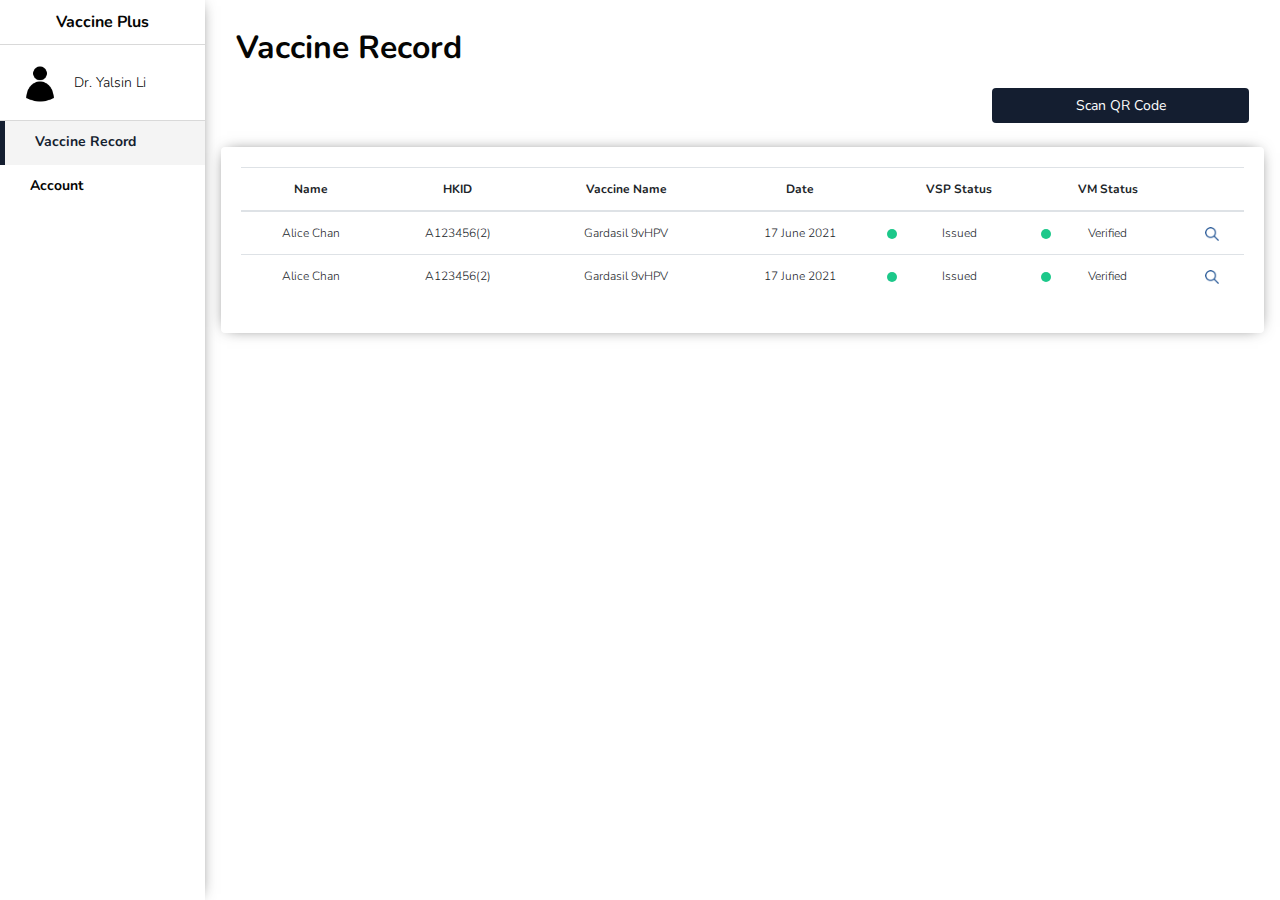
<file: index.html>
<!DOCTYPE html>
<html lang="en">

<head>

    <title>RP</title>

    <meta http-equiv="Content-Type" content="text/html; charset=UTF-8">
    <meta name="viewport" content="width=device-width, initial-scale=1, shrink-to-fit=no">

    <!-- Bootstrap CSS -->
    <link rel="stylesheet" href="css/bootstrap.min.css">

    <!-- Font awesome -->
    <link href="https://cdnjs.cloudflare.com/ajax/libs/font-awesome/5.10.2/css/all.css" rel="stylesheet">

    <!-- Jquery -->
    <!-- <script src="https://ajax.googleapis.com/ajax/libs/jquery/3.4.1/jquery.min.js"></script> -->
    <script src="js/jquery-3.4.1.min.js"></script>

    <!-- Popper.js,  Bootstrap JS -->
    <script src="https://cdnjs.cloudflare.com/ajax/libs/popper.js/1.12.9/umd/popper.min.js"
        integrity="sha384-ApNbgh9B+Y1QKtv3Rn7W3mgPxhU9K/ScQsAP7hUibX39j7fakFPskvXusvfa0b4Q"
        crossorigin="anonymous"></script>
    <script src="js/bootstrap.min.js"></script>

    <!-- datatable -->
    <script src="https://cdn.datatables.net/1.10.20/js/jquery.dataTables.min.js"></script>
    <script src="https://cdn.datatables.net/1.10.20/js/dataTables.bootstrap4.min.js"></script>

    <link href="https://cdnjs.cloudflare.com/ajax/libs/twitter-bootstrap/4.1.3/css/bootstrap.css" rel="stylesheet">
    <link href="https://cdn.datatables.net/1.10.20/css/dataTables.bootstrap4.min.css" rel="stylesheet">

    <link type="text/css" href="css/dataTables.checkboxes.css" rel="stylesheet" />
    <script type="text/javascript" src="js/dataTables.checkboxes.min.js"></script>


    <!-- Custom style  -->
    <link href="css/style.css" rel="stylesheet">
    <link href="css/form.css" rel="stylesheet">
    <link href="css/sidebar.css" rel="stylesheet">
    <link href="css/table.css" rel="stylesheet">

    <!-- Custom JS -->
    <script src="js/script.js"></script>
    <script src="js/vaxRecord.js"></script>

</head>

<body> <div class="loader-wrapper">
        <div class="loader"></div>
    </div>
    <div class="wrapper">
        <!-- Sidebar  -->
        <nav id="sidebar">
            <div class="sidebar-header">
                <p>Vaccine Plus</p>
            </div>

            <ul class="list-unstyled components">
                <div class="user-wrapper">
                    <div class="userImg-wrapper">
                        <img src="img/person.png">
                    </div>
                    <span>Dr. Yalsin Li</span>
                </div>
                
                <li class="active">
                    <a href="index.html">Vaccine Record</a>
                </li>
                <li>
                    <a href="account.html">Account</a>
                </li>
            </ul>
        </nav>


        <!-- Start page content -->
        <div class="container-fluid animate-bottom-1">

            <div class="row">
                <div class="page-heading col-12 mt-4">
                    <p>Vaccine Record</p>
                </div>
                <div class="row col-12 pr-0">
                    <div class="col-3">
                    </div>
                    <div class="btn-wrapper col-3 ml-auto p-0">
                        <a href="scanQRCode.html">
                            <div class="btn">Scan QR Code</div>
                        </a>
                    </div>
                </div>
                <div class="blanket col-12 table-wrapper mt-4">
                    <table id="vaxList_1" class="table checkInTable" style="width:100%">
                        <thead>
                            <tr>
                                <th>Name</th>
                                <th>HKID</th>
                                <th>Vaccine Name</th>
                                <th>Date</th>
                                <th>VSP Status</th>
                                <th>VM Status</th>
                                <th></th>
                            </tr>
                        </thead>
                        <tbody>
                            <tr>
                                <td>Alice Chan</td>
                                <td>A123456(2)</td>
                                <td>Gardasil 9vHPV</td>
                                <td>17 June 2021</td>
                                <td class="table-status-wrapper">
                                    <div class="statusDot right"></div><span>Issued</span>
                                </td>
                                <td class="table-status-wrapper">
                                    <div class="statusDot right"></div><span>Verified</span>
                                </td>
                                <td>
                                    <a href="vaxDetail.html?id=1">
                                        <img src="img/icon/search@3x.png">
                                    </a>
                                </td>
                            </tr>
                            <tr>
                                <td>Alice Chan</td>
                                <td>A123456(2)</td>
                                <td>Gardasil 9vHPV</td>
                                <td>17 June 2021</td>
                                <td class="table-status-wrapper">
                                    <div class="statusDot right"></div><span>Issued</span>
                                </td>
                                <td class="table-status-wrapper">
                                    <div class="statusDot right"></div><span>Verified</span>
                                </td>
                                <td>
                                    <a href="vaxDetail.html?id=1">
                                        <img src="img/icon/search@3x.png">
                                    </a>
                                </td>
                            </tr>
                        </tbody>
                    </table>
                </div>
            </div>
        </div>

        <!-- end of page content -->
    </div>

</body>

</html>
</file>
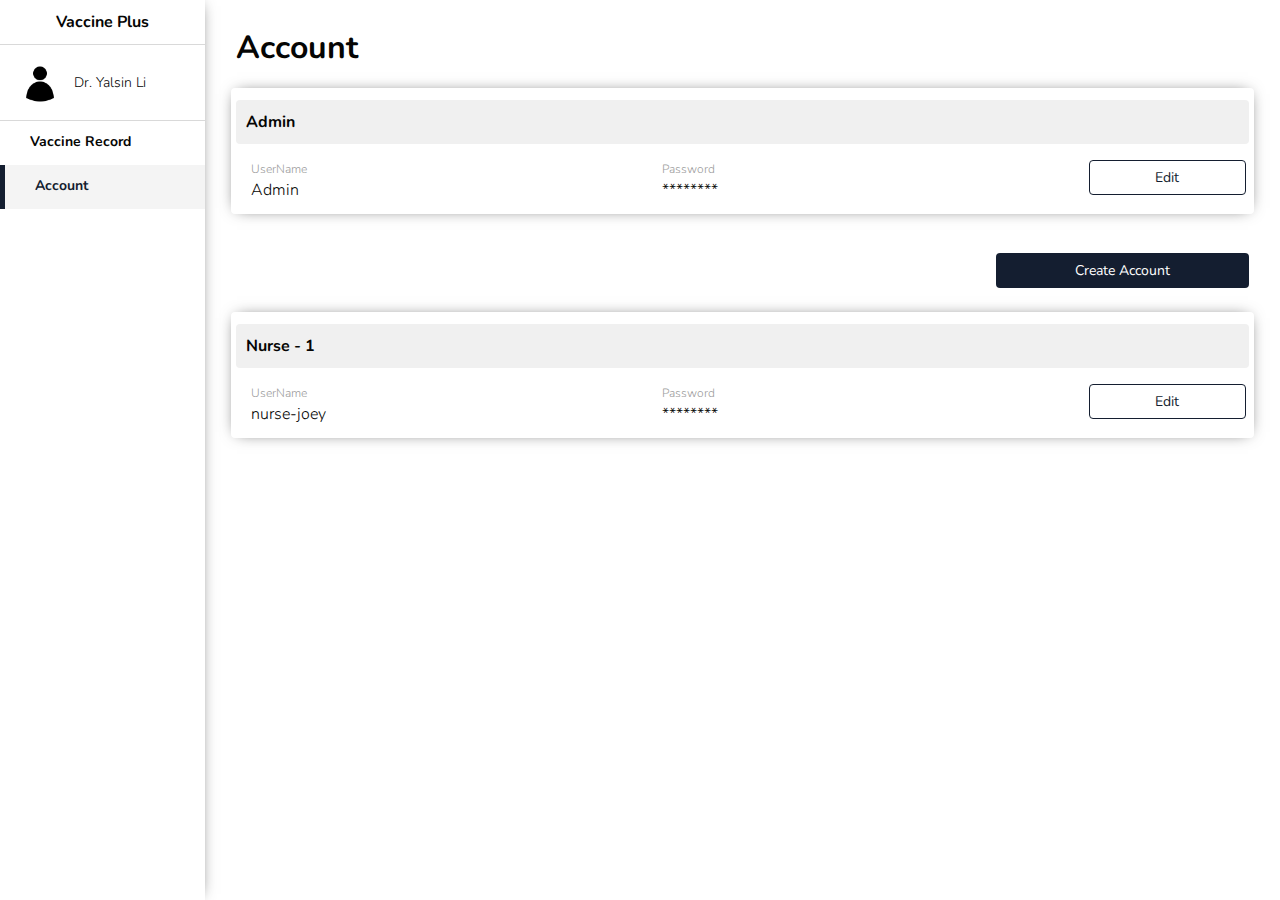
<file: account.html>
<!DOCTYPE html>
<html lang="en">

<head>

    <title>RP</title>

    <meta http-equiv="Content-Type" content="text/html; charset=UTF-8">
    <meta name="viewport" content="width=device-width, initial-scale=1, shrink-to-fit=no">

    <!-- Bootstrap CSS -->
    <link rel="stylesheet" href="css/bootstrap.min.css">

    <!-- Font awesome -->
    <link href="https://cdnjs.cloudflare.com/ajax/libs/font-awesome/5.10.2/css/all.css" rel="stylesheet">

    <!-- Jquery -->
    <!-- <script src="https://ajax.googleapis.com/ajax/libs/jquery/3.4.1/jquery.min.js"></script> -->
    <script src="js/jquery-3.4.1.min.js"></script>

    <!-- Popper.js,  Bootstrap JS -->
    <script src="https://cdnjs.cloudflare.com/ajax/libs/popper.js/1.12.9/umd/popper.min.js"
        integrity="sha384-ApNbgh9B+Y1QKtv3Rn7W3mgPxhU9K/ScQsAP7hUibX39j7fakFPskvXusvfa0b4Q"
        crossorigin="anonymous"></script>
    <script src="js/bootstrap.min.js"></script>

    <!-- datatable -->
    <script src="https://cdn.datatables.net/1.10.20/js/jquery.dataTables.min.js"></script>
    <script src="https://cdn.datatables.net/1.10.20/js/dataTables.bootstrap4.min.js"></script>

    <link href="https://cdnjs.cloudflare.com/ajax/libs/twitter-bootstrap/4.1.3/css/bootstrap.css" rel="stylesheet">
    <link href="https://cdn.datatables.net/1.10.20/css/dataTables.bootstrap4.min.css" rel="stylesheet">

    <link type="text/css" href="css/dataTables.checkboxes.css" rel="stylesheet" />
    <script type="text/javascript" src="js/dataTables.checkboxes.min.js"></script>


    <!-- Custom style  -->
    <link href="css/style.css" rel="stylesheet">
    <link href="css/form.css" rel="stylesheet">
    <link href="css/sidebar.css" rel="stylesheet">
    <link href="css/table.css" rel="stylesheet">

    <!-- Custom JS -->
    <script src="js/script.js"></script>

</head>

<body>
    <div class="loader-wrapper">
        <div class="loader"></div>
    </div>
    <div class="wrapper">
        <!-- Sidebar  -->
        <nav id="sidebar">
            <div class="sidebar-header">
                <p>Vaccine Plus</p>
            </div>

            <ul class="list-unstyled components">
                <div class="user-wrapper">
                    <div class="userImg-wrapper">
                        <img src="img/person.png">
                    </div>
                    <span>Dr. Yalsin Li</span>
                </div>
                <li>
                    <a href="index.html">Vaccine Record</a>
                </li>
                <li class="active">
                    <a href="account.html">Account</a>
                </li>
            </ul>
        </nav>


        <!-- Start page content -->
        <div class="container-fluid animate-bottom-1">
            <div class="row">
                <div class="page-heading col-12 mt-4">
                    <p>Account</p>
                </div>
                <div class="col-12">
                    <div class="blanket form-row">
                        <div class="col-12 mb-3">
                            <div class="accountTitle">Admin</div>
                        </div>
                        <div class="col-10">
                            <div class="form-row">
                                <div class="col-6">
                                    <span class="info-title">UserName</span>
                                    <span class="info-value">Admin</span>
                                </div>
                                <div class="col-6">
                                    <span class="info-title">Password</span>
                                    <span class="info-value">********</span>
                                </div>
                            </div>
                        </div>
                        <div class="col-2 pr-2">
                            <a href="accountDetail.html">
                                <div class="btn btn-outline">Edit</div>
                            </a>
                        </div>
                    </div>
                </div>
                <div class="col-12 mt-4 mb-4">
                    <a href="createAc.html">
                        <div class="col-3 btn offset-9">Create Account</div>
                    </a>
                </div>
                <div class="col-12">
                    <div class="blanket form-row">
                        <div class="col-12 mb-3">
                            <div class="accountTitle">Nurse - 1</div>
                        </div>
                        <div class="col-10">
                            <div class="form-row">
                                <div class="col-6">
                                    <span class="info-title">UserName</span>
                                    <span class="info-value">nurse-joey</span>
                                </div>
                                <div class="col-6">
                                    <span class="info-title">Password</span>
                                    <span class="info-value">********</span>
                                </div>
                            </div>
                        </div>
                        <div class="col-2 pr-2">
                            <a href="accountDetail2.html">
                                <div class="btn btn-outline">Edit</div>
                            </a>
                        </div>
                    </div>
                </div>
            </div>
        </div>

        <!-- end of page content -->
    </div>

</body>

</html>
</file>
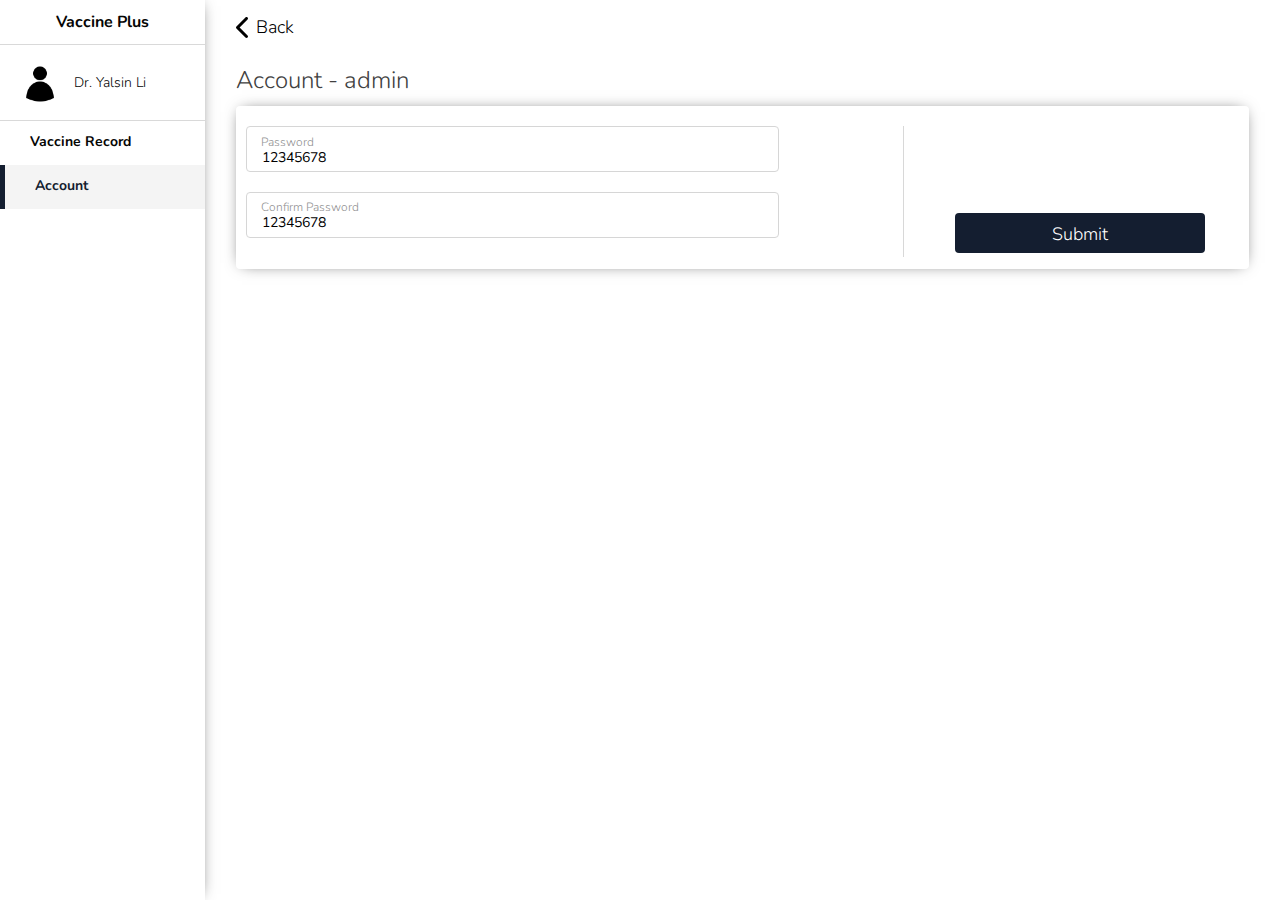
<file: changePw.html>
<!DOCTYPE html>
<html lang="en">

<head>

    <title>RP</title>

    <meta http-equiv="Content-Type" content="text/html; charset=UTF-8">
    <meta name="viewport" content="width=device-width, initial-scale=1, shrink-to-fit=no">

    <!-- Bootstrap CSS -->
    <link rel="stylesheet" href="css/bootstrap.min.css">

    <!-- Font awesome -->
    <link href="https://cdnjs.cloudflare.com/ajax/libs/font-awesome/5.10.2/css/all.css" rel="stylesheet">

    <!-- Jquery -->
    <!-- <script src="https://ajax.googleapis.com/ajax/libs/jquery/3.4.1/jquery.min.js"></script> -->
    <script src="js/jquery-3.4.1.min.js"></script>

    <!-- Popper.js,  Bootstrap JS -->
    <script src="https://cdnjs.cloudflare.com/ajax/libs/popper.js/1.12.9/umd/popper.min.js"
        integrity="sha384-ApNbgh9B+Y1QKtv3Rn7W3mgPxhU9K/ScQsAP7hUibX39j7fakFPskvXusvfa0b4Q"
        crossorigin="anonymous"></script>
    <script src="js/bootstrap.min.js"></script>

    <!-- datatable -->
    <script src="https://cdn.datatables.net/1.10.20/js/jquery.dataTables.min.js"></script>
    <script src="https://cdn.datatables.net/1.10.20/js/dataTables.bootstrap4.min.js"></script>

    <link href="https://cdnjs.cloudflare.com/ajax/libs/twitter-bootstrap/4.1.3/css/bootstrap.css" rel="stylesheet">
    <link href="https://cdn.datatables.net/1.10.20/css/dataTables.bootstrap4.min.css" rel="stylesheet">

    <link type="text/css" href="css/dataTables.checkboxes.css" rel="stylesheet" />
    <script type="text/javascript" src="js/dataTables.checkboxes.min.js"></script>


    <!-- Custom style  -->
    <link href="css/style.css" rel="stylesheet">
    <link href="css/form.css" rel="stylesheet">
    <link href="css/sidebar.css" rel="stylesheet">

    <!-- Custom JS -->
    <script src="js/script.js"></script>

</head>

<body>
    <div class="loader-wrapper">
        <div class="loader"></div>
    </div>
    <div class="wrapper">
        <!-- Sidebar  -->
        <nav id="sidebar">
            <div class="sidebar-header">
                <p>Vaccine Plus</p>
            </div>

            <ul class="list-unstyled components">
                <div class="user-wrapper">
                    <div class="userImg-wrapper">
                        <img src="img/person.png">
                    </div>
                    <span>Dr. Yalsin Li</span>
                </div>
                <li>
                    <a href="index.html">Vaccine Record</a>
                </li>
                <li class="active">
                    <a href="account.html">Account</a>
                </li>
            </ul>
        </nav>


        <!-- Start page content -->
        <div class="container-fluid animate-bottom-1">
            <div class="topbar">
                <a href="#" onclick="history.back()">
                    <img src="img/icon/Path.svg"><span>Back</span>
                </a>
            </div>

            <div class="row">
                <p class="sub-heading col-12 mb-2 mt-2"> Account - admin</p>
                <div class="col-12">
                    <div class="form-row">
                        <div class="col-12">
                            <div class="blanket">

                                <form class="p-0 mt-2 form-row" id="changePwForm">
                                    <div class="col-8 form-row">
                                        <div class="form-item col-10">
                                            <input type="text" class="form-textbox" id="pw" value="12345678"
                                                required>
                                            <span class="form-label" for="pw">Password</span>
                                        </div>
                                        <div class="form-item col-10">
                                            <input type="text" class="form-textbox" id="confirmPw" value="12345678"
                                                required>
                                            <span class="form-label" for="confirmPw">Confirm Password</span>
                                        </div>
                                    </div>

                                    <div class="col-4 pl-3 creatAcBtn-wrapper">
                                        <div class="col-12 empty-ele"></div>
                                        <a href="account.html">
                                            <div class="btn col mt-4 mb-1">Submit</div>
                                        </a>
                                    </div>
                                </form>
                            </div>
                        </div>
                    </div>
                </div>

            </div>

            <!-- end of page content -->
        </div>

</body>

</html>
</file>
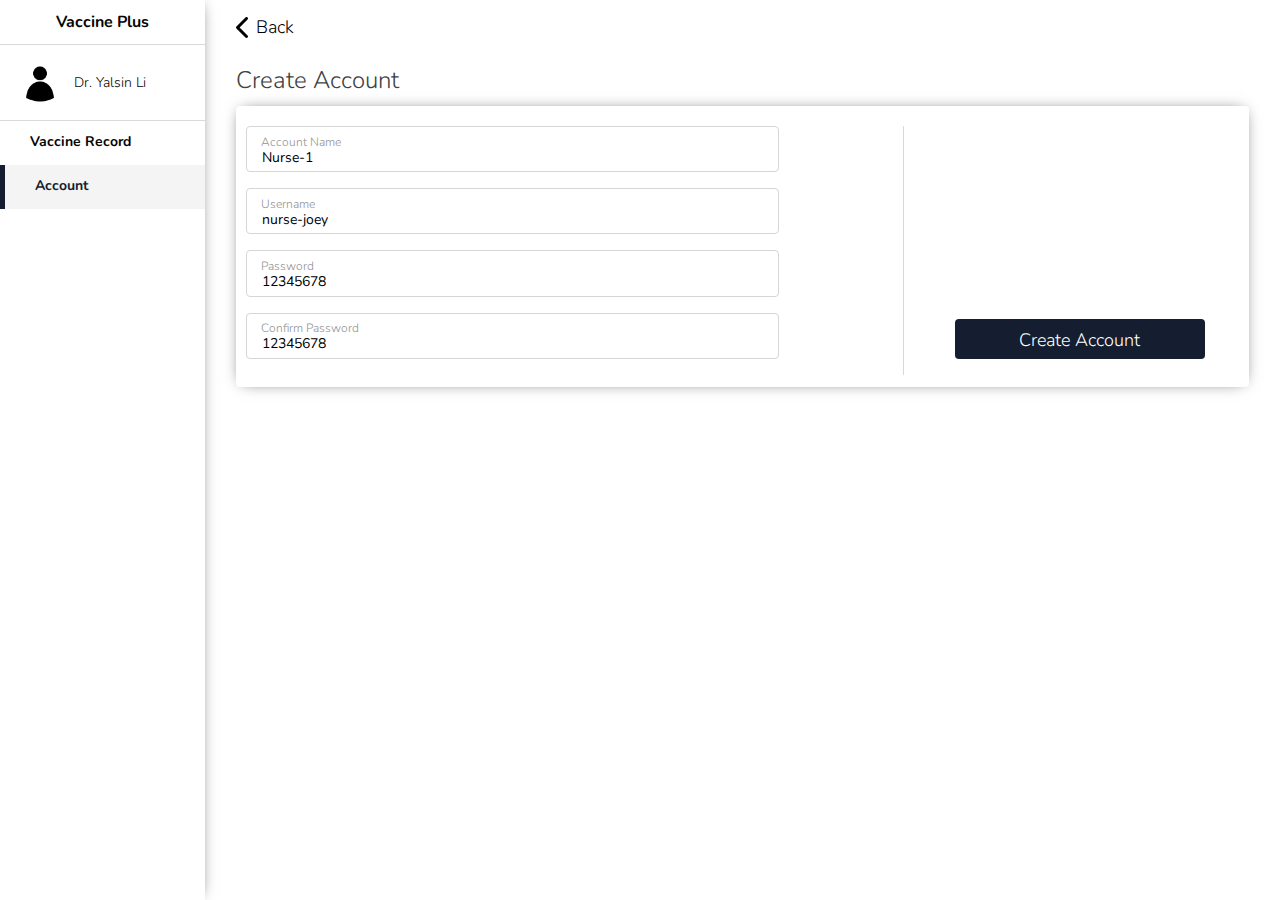
<file: createAc.html>
<!DOCTYPE html>
<html lang="en">

<head>

    <title>RP</title>

    <meta http-equiv="Content-Type" content="text/html; charset=UTF-8">
    <meta name="viewport" content="width=device-width, initial-scale=1, shrink-to-fit=no">

    <!-- Bootstrap CSS -->
    <link rel="stylesheet" href="css/bootstrap.min.css">

    <!-- Font awesome -->
    <link href="https://cdnjs.cloudflare.com/ajax/libs/font-awesome/5.10.2/css/all.css" rel="stylesheet">

    <!-- Jquery -->
    <!-- <script src="https://ajax.googleapis.com/ajax/libs/jquery/3.4.1/jquery.min.js"></script> -->
    <script src="js/jquery-3.4.1.min.js"></script>

    <!-- Popper.js,  Bootstrap JS -->
    <script src="https://cdnjs.cloudflare.com/ajax/libs/popper.js/1.12.9/umd/popper.min.js"
        integrity="sha384-ApNbgh9B+Y1QKtv3Rn7W3mgPxhU9K/ScQsAP7hUibX39j7fakFPskvXusvfa0b4Q"
        crossorigin="anonymous"></script>
    <script src="js/bootstrap.min.js"></script>

    <!-- datatable -->
    <script src="https://cdn.datatables.net/1.10.20/js/jquery.dataTables.min.js"></script>
    <script src="https://cdn.datatables.net/1.10.20/js/dataTables.bootstrap4.min.js"></script>

    <link href="https://cdnjs.cloudflare.com/ajax/libs/twitter-bootstrap/4.1.3/css/bootstrap.css" rel="stylesheet">
    <link href="https://cdn.datatables.net/1.10.20/css/dataTables.bootstrap4.min.css" rel="stylesheet">

    <link type="text/css" href="css/dataTables.checkboxes.css" rel="stylesheet" />
    <script type="text/javascript" src="js/dataTables.checkboxes.min.js"></script>


    <!-- Custom style  -->
    <link href="css/style.css" rel="stylesheet">
    <link href="css/form.css" rel="stylesheet">
    <link href="css/sidebar.css" rel="stylesheet">

    <!-- Custom JS -->
    <script src="js/script.js"></script>

</head>

<body>
    <div class="loader-wrapper">
        <div class="loader"></div>
    </div>
    <div class="wrapper">
        <!-- Sidebar  -->
        <nav id="sidebar">
            <div class="sidebar-header">
                <p>Vaccine Plus</p>
            </div>

            <ul class="list-unstyled components">
                <div class="user-wrapper">
                    <div class="userImg-wrapper">
                        <img src="img/person.png">
                    </div>
                    <span>Dr. Yalsin Li</span>
                </div>
                <li>
                    <a href="index.html">Vaccine Record</a>
                </li>
                <li class="active">
                    <a href="account.html">Account</a>
                </li>
            </ul>
        </nav>


        <!-- Start page content -->
        <div class="container-fluid animate-bottom-1">
            <div class="topbar">
                <a href="#" onclick="history.back()">
                    <img src="img/icon/Path.svg"><span>Back</span>
                </a>
            </div>

            <div class="row">
                <p class="sub-heading col-12 mb-2 mt-2"> Create Account</p>
                <div class="col-12">
                    <div class="form-row">
                        <div class="col-12">
                            <div class="blanket">

                                <form class="p-0 mt-2 form-row" id="createAcForm">
                                    <div class="col-8 form-row">
                                        <div class="form-item col-10">
                                            <input type="text" class="form-textbox" id="accountName" value="Nurse-1"
                                                required>
                                            <span class="form-label" for="accountName">Account Name</span>
                                        </div>
                                        <div class="form-item col-10">
                                            <input type="text" class="form-textbox" id="Username" value="nurse-joey"
                                                required>
                                            <span class="form-label" for="Username">Username</span>
                                        </div>
                                        <div class="form-item col-10">
                                            <input type="text" class="form-textbox" id="pw" value="12345678" required>
                                            <span class="form-label" for="pw">Password</span>
                                        </div>
                                        <div class="form-item col-10">
                                            <input type="text" class="form-textbox" id="cofirmPw" value="12345678"
                                                required>
                                            <span class="form-label" for="cofirmPw">Confirm Password</span>
                                        </div>
                                    </div>

                                    <div class="col-4 pl-3 creatAcBtn-wrapper">
                                        <div class="col-12 empty-ele"></div>
                                        <div class="col-12 empty-ele"></div>
                                        <div class="col-12 empty-ele"></div>
                                        <a href="account.html">
                                            <div class="btn col mt-1 mb-1">Create Account</div>
                                        </a>
                                    </div>
                                </form>
                            </div>
                        </div>
                    </div>
                </div>

            </div>

            <!-- end of page content -->
        </div>

</body>

</html>
</file>
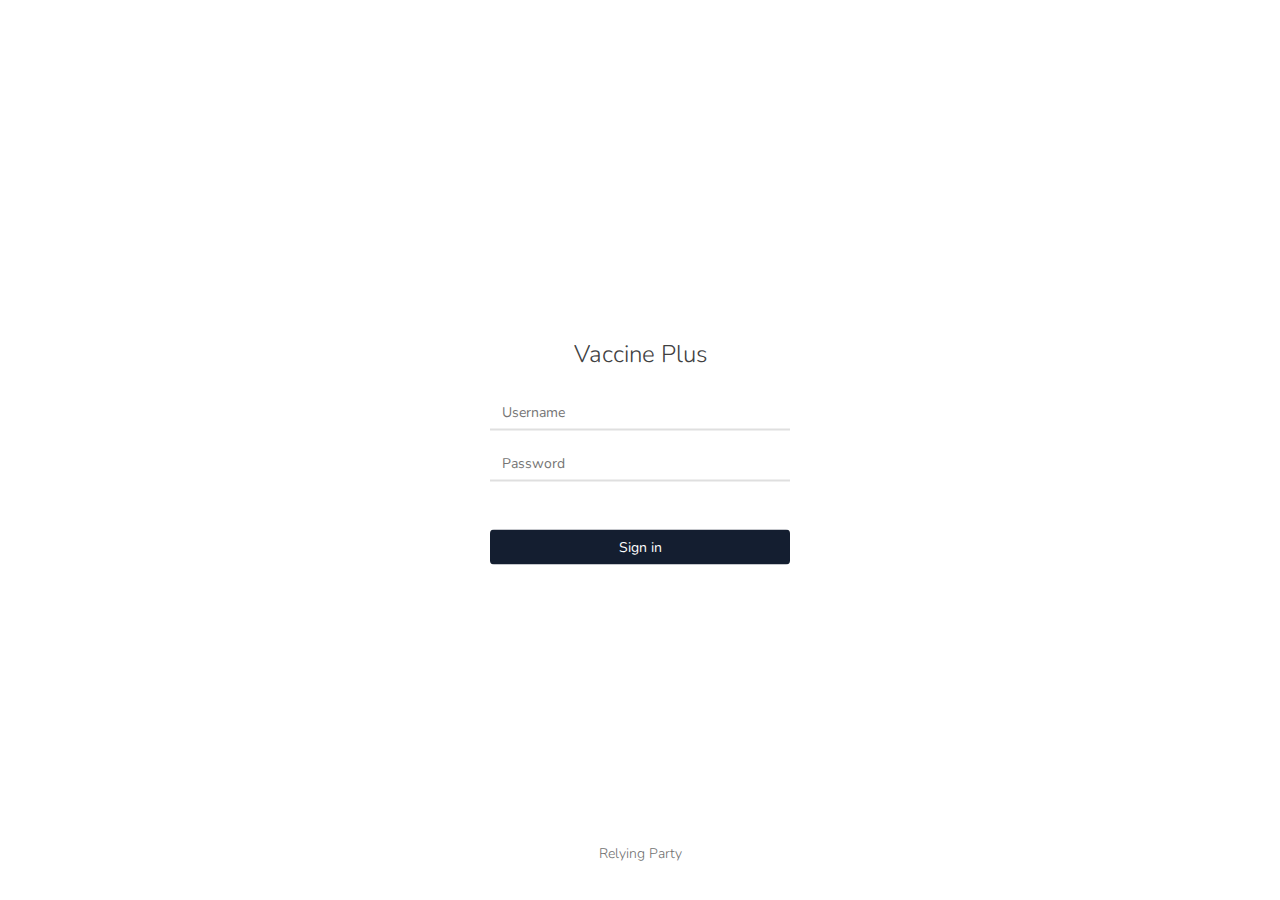
<file: login.html>
<!DOCTYPE html>
<html lang="en">

<head>

    <title>RP</title>

    <meta http-equiv="Content-Type" content="text/html; charset=UTF-8">
    <meta name="viewport" content="width=device-width, initial-scale=1, shrink-to-fit=no">

    <!-- Bootstrap CSS -->
    <link rel="stylesheet" href="css/bootstrap.min.css">

    <!-- Custom style  -->
    <link href="css/style.css" rel="stylesheet">

    <!-- Font awesome -->
    <link href="https://cdnjs.cloudflare.com/ajax/libs/font-awesome/5.10.2/css/all.css" rel="stylesheet">

    <!-- Jquery -->
    <script src="https://ajax.googleapis.com/ajax/libs/jquery/3.4.1/jquery.min.js"></script>
    <script src="js/jquery-3.4.1.min.js"></script>

    <!-- Popper.js,  Bootstrap JS -->
    <script src="https://cdnjs.cloudflare.com/ajax/libs/popper.js/1.12.9/umd/popper.min.js"
        integrity="sha384-ApNbgh9B+Y1QKtv3Rn7W3mgPxhU9K/ScQsAP7hUibX39j7fakFPskvXusvfa0b4Q"
        crossorigin="anonymous"></script>
    <script src="js/bootstrap.min.js"></script>

    <!-- Custom JS -->
    <script src="js/script.js"></script>

</head>

<body> 
    <div class="wrapper">
        <!-- Start page content -->
        <div class="container-fluid">
            <div class="center">
                <p class="sub-heading mb-4">Vaccine Plus</p>
                <form id="loginForm">
                    <div class="form-group">
                        <input type="text" class="" id="username" placeholder="Username" required>
                    </div>
                    <div class="form-group mb-4">
                        <input type="password" class="" id="password" placeholder="Password" required>
                    </div>
                    <a href="index.html">
                        <div class="btn mt-4">Sign in</div>
                    </a>
                </form>
            </div>
            <div id="notes">
                <p>Relying Party</p>
            </div>
        </div>

        <!-- end of page content -->
    </div>

    </div>
</body>

</html>
</file>
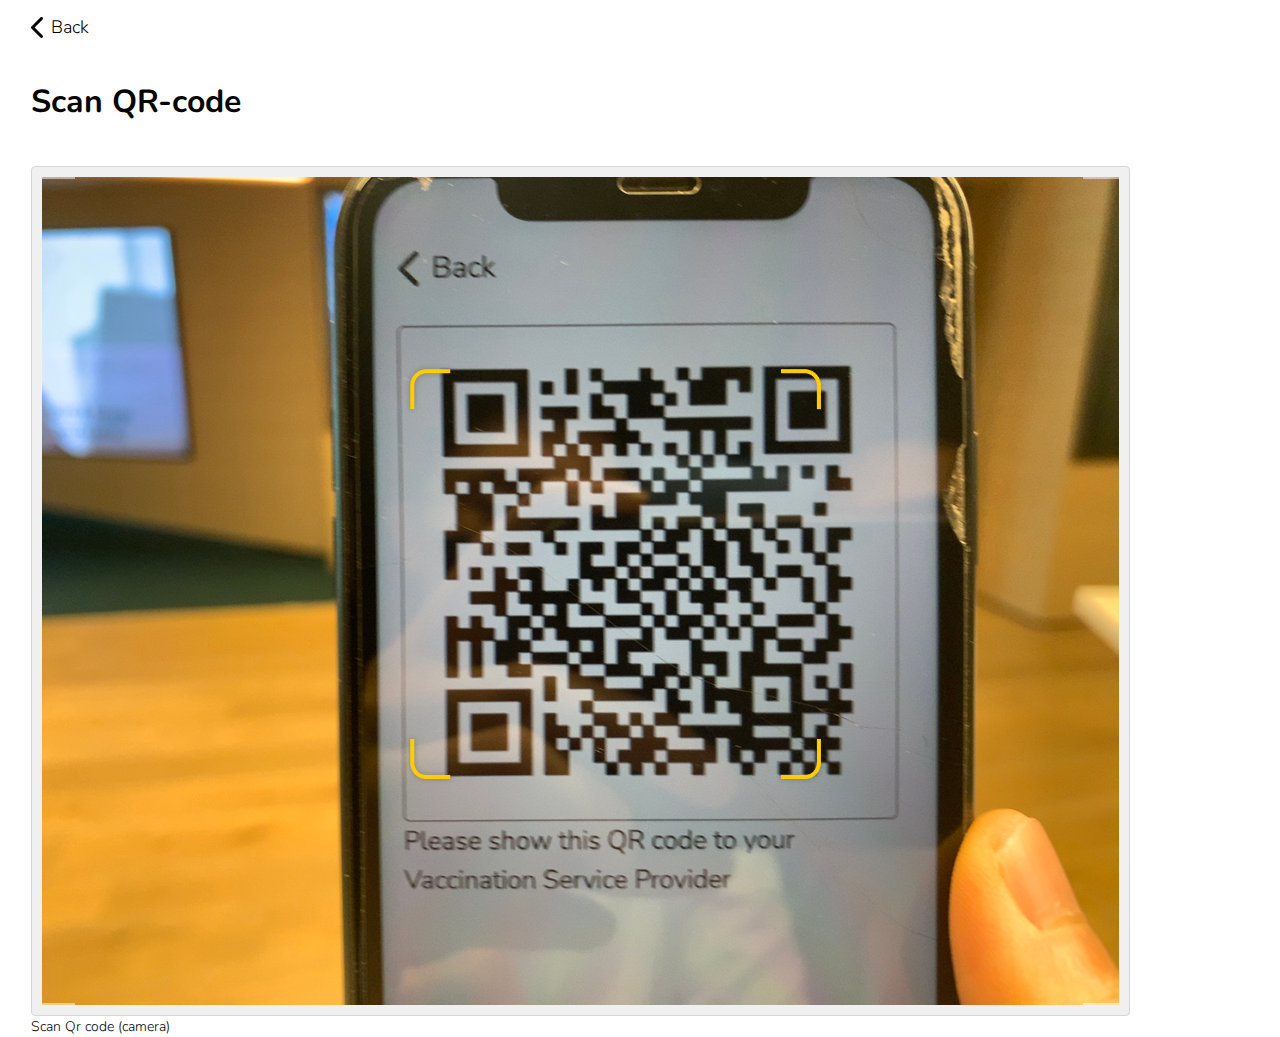
<file: scanQRCode.html>
<!DOCTYPE html>
<html lang="en">

<head>

    <title>RP</title>

    <meta http-equiv="Content-Type" content="text/html; charset=UTF-8">
    <meta name="viewport" content="width=device-width, initial-scale=1, shrink-to-fit=no">

    <!-- Bootstrap CSS -->
    <link rel="stylesheet" href="css/bootstrap.min.css">

    <!-- Custom style  -->
    <link href="css/style.css" rel="stylesheet">
    <link href="css/form.css" rel="stylesheet">

    <!-- Font awesome -->
    <link href="https://cdnjs.cloudflare.com/ajax/libs/font-awesome/5.10.2/css/all.css" rel="stylesheet">

    <!-- Jquery -->
    <script src="https://ajax.googleapis.com/ajax/libs/jquery/3.4.1/jquery.min.js"></script>
    <script src="js/jquery-3.4.1.min.js"></script>

    <!-- Popper.js,  Bootstrap JS -->
    <script src="https://cdnjs.cloudflare.com/ajax/libs/popper.js/1.12.9/umd/popper.min.js"
        integrity="sha384-ApNbgh9B+Y1QKtv3Rn7W3mgPxhU9K/ScQsAP7hUibX39j7fakFPskvXusvfa0b4Q"
        crossorigin="anonymous"></script>
    <script src="js/bootstrap.min.js"></script>

    <!-- Custom JS -->
    <script src="js/script.js"></script>

</head>

<body> <div class="loader-wrapper">
        <div class="loader"></div>
    </div>
    <div class="wrapper">
        <!-- Start page content -->
        <div class="container-fluid animate-bottom-1">
            <div class="topbar">
                <a href="#" onclick="history.back()">
                    <img src="img/icon/Path.svg"><span>Back</span>
                </a>
            </div>
            <div class="row">
                <div class="page-heading col-12 mt-4">
                    <p>Scan QR-code</p>
                </div>
                <div class="mt-4 col-12">
                    <img src="img/qr-code-scanning.jpg" class="scan-wrapper" onclick="location.href='vaxDetail.html'"/>
                    <br>Scan Qr code (camera)
                </div>
            </div>


        </div>

        <!-- end of page content -->
    </div>

    </div>
</body>

</html>
</file>
<file: css/dataTables.checkboxes.css>
table.dataTable.dt-checkboxes-select tbody tr,
table.dataTable thead th.dt-checkboxes-select-all,
table.dataTable tbody td.dt-checkboxes-cell {
  cursor: pointer;
}

table.dataTable thead th.dt-checkboxes-select-all,
table.dataTable tbody td.dt-checkboxes-cell {
  text-align: center;
}

div.dataTables_wrapper span.select-info,
div.dataTables_wrapper span.select-item {
  margin-left: 0.5em;
}

@media screen and (max-width: 640px) {
  div.dataTables_wrapper span.select-info,
  div.dataTables_wrapper span.select-item {
    margin-left: 0;
    display: block;
  }
}
</file>
<file: css/style.css>
@import url('https://fonts.googleapis.com/css?family=Nunito:300,400&display=swap');

html {
    height: 100%;
}

body {
    font-size: 14px;
    font-weight: 300;
    height: 100%;
    /* background-color: #e5e5e5; */
    position: relative;
    font-family: 'Nunito', sans-serif;
    color:#050504;
}

.bg-gary{
    background-color: #F2F2F2;
}

.row{
    padding-left:1rem;
    padding-right: 1rem;
}

.wrapper {
    width: 100%;
    min-height: 100%;
    transition: transform .4s ease-in-out;
    box-shadow: 0 0.15rem 1.75rem 0 rgba(58, 59, 69, 0.15) !important;
}

.blanket{
    border-radius: 4px;
    background-color: #fff;
    /* padding: 12px 0px 12px 0px; */
    padding-top: 12px;
    padding-bottom: 12px;
    -webkit-box-shadow: 0px 0px 15px -6px rgba(0, 0, 0, 0.75);
    -moz-box-shadow: 0px 0px 15px -6px rgba(0, 0, 0, 0.75);
    box-shadow: 0px 0px 15px -6px rgba(0, 0, 0, 0.75);
    margin-bottom: 15px;
}

.center {
    margin: 0;
    width: 100%;
    text-align: center;
    position: absolute;
    top: 50%;
    left: 50%;
    -ms-transform: translate(-50%, -50%);
    transform: translate(-50%, -50%);
}

.sub-heading{
    font-size:24px;
    color:#414141;
}

.btn{
    background-color: #141E30;
    font-size:14px;
    color:#fff;
    border-radius: 4px;
    height:35px;
    width: 100%;
}

.btn.btn-outline{
    background-color: #fff;
    color:#141E30;
    border:1px solid #141E30;
}

.btn.btn-outline.white{
    border:1px solid #D6D6D6;
    color:#050504;
}

.btn.red{
    background-color: #BA3949;
}

.btn.red:active{
    color:#fff;
}

.topbar{
    padding:1rem;
}

.topbar a {
    position: relative;
}

.topbar span {
    position: absolute;
    font-size: 18px;
    left: 20px;
    top: 0px;
    line-height: 21px;
    color: #000;
}

.page-heading p {
    font-size: 32px;
    font-weight: bold;
}

.page-heading span {
    font-size: 17px;
    color: #707070;
}

.gary-text{
    color: #707070;
}

#loginForm {
    width: 300px;
    margin: 0 auto;
}

#loginForm input {
    width: 100%;
    border: 0px;
    border-bottom: 2px solid #DFDFDF;
    line-height: 1.5;
    padding: .375rem .75rem;
    transition: all .5s;
}

#loginForm input:focus {
    outline: -webkit-focus-ring-color auto 0px;
    border-bottom: 2px solid #141E30;
}

#loginForm input.error {
    border-bottom: 2px solid #BA3949;
}

#notes{
    position: absolute;
    bottom: 20px;
    left: 0px;
    text-align: center;
    width: 100%;
}

#notes p{
    font-size:14px;
    color:#707070;
}

.doc-title{
    font-size: 18px;
    background-color: #f0f0f0;
    padding:10px;
    border-radius: 4px;
    line-height: 32.8px;
    position: relative;
}
.doc-del-btn{
    position: absolute;
    top: 14px;
    right: 35px;
    display:none;
    cursor: pointer;
}
.doc-del-btn img{
    height:12px;
    width: 12px;
}

#addDoctorBtn{
    font-size: 18px;
    font-weight: bold;
    border-radius: 4px;
    text-align: center;
    background-color: #D8D8D8;
    padding:5px;
    line-height: 32.8px;
    cursor: pointer;
}

#addDoctorBtn:active{
    background-color:#979797 ;
}

#timeSlot-0{
    display: none;
}

.addtimeSlotBtn{
    font-size: 18px;
    font-weight: bold;
    border-radius: 4px;
    text-align: center;
    background-color: #D8D8D8;
    padding:10px;
    line-height: 18px;
    cursor: pointer; 
}

.addtimeSlotBtn:active{
    background-color:#979797 ;
}

/* tab */
.tabs-wrapper{
    background-color: #F0F0F0;
    height: 52px;
    border-radius: 4px;
}

.tab{
    padding:10px;
    height: 40px;
    margin-top:6px;
    margin-bottom:6px;
    text-align: center;
    border-radius: 4px;
}

.tab.active{
    background-color: #fff;
}

.tabcontent{
    display: none;
}

.tabcontent .form-label{
    line-height: 38px;
}

.table-wrapper{
    padding:20px;
}

.del-btn{
    width: 38px;
    height:38px;
    border:1px solid #D6D6D6;
    color:#050504;
    margin:0 auto;
    border-radius: 4px;
    position: relative;
}

.del-btn img{
    position: absolute;
    top:17px;
    left:12px;
}
/* end of tab */

.scan-wrapper{
    border-radius: 4px;
    border:1px solid #D6D6D6;
    background-color: #F0F0F0;
    min-height: 500px;
    padding:10px;
}

.status-wrapper{
    position: relative;
}

.status-wrapper .statusDot{
    border-radius: 50%;
    height: 16px;
    width: 16px;
    display: inline-block;
    /* position: relative; */
    /* top: 10px;
    left: 25px; */
    vertical-align: text-top;
}

.statusDot.right{
    background-color: #1CC88A;
}

.statusDot.error{
    background-color: #BA3949;
}

.statusDot.pending{
    background-color: #979797;
}

.info-title{
    color: #9B9B9B;
    display: block;
    font-size: 12px
}

.info-value {
    color: #050504;
    font-size: 1rem;
}

.injBtn{
    border:1px solid #141E30;
    position: relative;
    cursor: pointer;
    transition: all .5s;
}

.injBtn.disable{
    cursor:no-drop;
    background-color: #f0f0f0;
    opacity: .5;
}


.injBtn div{
    position: absolute;
    top: 50%;
    left: 50%;
    -ms-transform: translate(-50%, -50%);
    transform: translate(-50%, -50%);
    text-align: center;
}

.injBtn img{
    width: 42px;
    height: 42px;
}

.injBtn span{
    margin-top:1rem;
    font-size: .8rem;
    display: block;
}

.injBtn.disable:active{
    text-decoration: none;
    background-color:#f0f0f0;
    opacity: .5;
}

.injBtn:active{
    background-color: #d6d6d6;
}

#allergyHistory .form-row{
    padding-top:10px;
    padding-bottom: 10px;
    border-radius: 4px;
}

#allergyHistory .allergyAns{
    background-color: #D6D6D6;
    width: 40px;
    height: 30px;
    border-radius: 4px;
    text-align: center;
    line-height: 30px;
}

#allergyHistory .allergyAns.right{
    color:#fff;
    background-color: #3982F3;

}

#allergyHistory .allergyAnsExp{
    color:#3982F3;
}

#lotNumber{
    border-radius: 4px 0px 0px 4px;
}

#scanLotBtn{
    border-radius: 0px 4px 4px 0px;
    background-color: #D8D8D8;
    line-height: 38px;
    text-align: center;
    font-size: 16px;
    color: #707070;
}

#scanLotBtn:active{
    background-color: #979797; 
    color:#050504;
}

#credActionBtn-wrapper .btn{
    height: 34px;
}

.jconfirm .jconfirm-box.jconfirm-type-blue{

    border-top: solid 7px #141E30;
    animation-name: none;
}

.accountTitle{
    font-size: 16px;
    font-weight: bold;
    border-radius: 4px;
    background-color: #f0f0f0;
    padding:10px;
}

.creatAcBtn-wrapper{
    position: relative;
    border-left:1px solid #D8D8D8;
    text-align: center;
    max-height: 250px;
}

.creatAcBtn-wrapper .btn{
    position: relative;
}

.empty-ele{
    height:47px;
    margin-bottom: 1rem;
}


/* keyframes */
.loader-wrapper {
    position: fixed;
    z-index: 100;
    margin: 0 auto;
    height: 100%;
    width: 100%;
    background-color: #fafafa;
}

.loader {
    border: 2px solid #e5e5e5;
    border-radius: 50%;
    border-top: 2px solid #141E30;
    width: 40px;
    height: 40px;
    -webkit-animation: spin 2s linear infinite;
    /* Safari */
    animation: spin 2s linear infinite;
    position: relative;
    top: 50%;
    left: 50%;
    margin-left: -20px;
    margin-top: -20px;
    /* margin-right: -60px; */
}

/* Safari */
@-webkit-keyframes spin {
    0% {
        -webkit-transform: rotate(0deg);
    }

    100% {
        -webkit-transform: rotate(360deg);
    }
}

@keyframes spin {
    0% {
        transform: rotate(0deg);
    }

    100% {
        transform: rotate(360deg);
    }
}

.animate-bottom-1 {
    position: relative;
    -webkit-animation-name: animatebottom;
    -webkit-animation-duration: 1s;
    animation-name: animatebottom;
    animation-duration: 1s
}

@keyframes animatebottom {
    from {
        bottom: -100px;
        opacity: 0
    }

    to {
        bottom: 0;
        opacity: 1
    }
}

@-webkit-keyframes animatebottom {
    from {
        bottom: -100px;
        opacity: 0
    }

    to {
        bottom: 0px;
        opacity: 1
    }
}


@media not all and (min-resolution:.001dpcm) {
    @supports (-webkit-appearance:none) {

        .form-item .form-textbox {
            padding-left: 15px!important;
            -webkit-appearance: none;
        }
    }
}
</file>
<file: css/form.css>
input[type=number]::-webkit-inner-spin-button,
input[type=number]::-webkit-outer-spin-button,
input[type=date]::-webkit-outer-spin-button  {
    -webkit-appearance: none;
}

.form-item {
    position: relative;
    margin-bottom: 1rem;
}

.form-item .form-textbox {
    min-height: 3.3em;
    width: 100%;
    border: 1px solid #d6d6d6;
    border-radius: 4px;
    padding-top: 1.05882rem;
    padding-left: .94118rem;
    padding-right: .94118rem;
    -webkit-appearance: none;
}

.form-item select.form-textbox {
    padding-left: 14px;
    background: #fff;
}

.form-item .form-label {
    position: absolute;
    top: 13px;
    left: 17px;
    font-size: 14px;
    color: #919191;
    pointer-events: none;
    transition: all .3s;

}

.form-item input:focus~.form-label,
.form-item input:valid~.form-label,
.form-item select:focus~.form-label,
.form-item select:valid~.form-label,
.form-item textarea:focus~.form-label,
.form-item textarea:valid~.form-label {
    color: #919192;
    font-size: 12px;
    top: .4rem;
    left:1.25rem
}


.form-item textarea:focus~.form-label,
.form-item textarea:valid~.form-label{
   /* padding-top:1.5rem; */
   top:.4rem;
}

.form-item textarea{
    padding-top:1.5rem!important;
}

.form-item input.error,
.form-item select.error,
.form-item textarea.error,
.form-item select:invalid{
    background-color: #FEF0f0;
    border: 1px solid #BA3949;
}

.form-item input.error~.form-label,
.form-item select.error~.form-label,
.form-item textarea.error~.form-label,
.form-item select:invalid~.form-label {
    color: #BA3949;
    font-size: 12px;
    top: .4rem;
    left:1.25rem;
}

.form-item .inputExp {
    font-size: 14px;
    color: #6C6C6C;
}

form .btn {
    width: 100%;
    width: 250px;
    height: 40px;
    line-height: 40px;
    padding: 0px;
    color: #fff;
    font-size: 18px;
    font-weight: 300;
}

form .btn:not(:disabled):not(.disabled):active {
    background-color: #1B4f91;
    -webkit-box-shadow: 0px 0px 15px -6px rgba(0, 0, 0, 0.75);
    -moz-box-shadow: 0px 0px 15px -6px rgba(0, 0, 0, 0.75);
    box-shadow: 0px 0px 15px -6px rgba(0, 0, 0, 0.75);
}

form .btn.btn-outline:active,
form .btn.btn-outline.white:active{
    background-color:#fff ;
}

.inputNote {
    text-align: center;
    font-size: 14px;
    color: #707070;
}

.form-item .inputExp {
    font-size: 14px;
    color: #6C6C6C;
}

.btn-wrapper{
    float:right;
}

.flForm .btn-wrapper{
    float: right;
    position: fixed;
    bottom:30px;
    right:20px;
}

.blanket .form-row{
    padding:0px 15px 0px 15px;
}

.disable{
    background-color: #d6d6d6;
    cursor: no-drop;
    pointer-events:none;
}

@media not all and (min-resolution:.001dpcm) {
    @supports (-webkit-appearance:none) {

        .form-item .form-textbox {
            padding-left: 15px!important;
            -webkit-appearance: none;
        }
    }
}
</file>
<file: css/sidebar.css>
a,
a:hover,
a:focus {
    color: inherit;
    text-decoration: none;
    transition: all 0.3s;
}

.navbar {
    padding: 15px 10px;
    background: #fff;
    border: none;
    border-radius: 0;
    margin-bottom: 40px;
    box-shadow: 1px 1px 3px rgba(0, 0, 0, 0.1);
}

.navbar-btn {
    box-shadow: none;
    outline: none !important;
    border: none;
}

.line {
    width: 100%;
    height: 1px;
    border-bottom: 1px dashed #ddd;
    margin: 40px 0;
}

/* ---------------------------------------------------
    SIDEBAR STYLE
----------------------------------------------------- */

.wrapper {
    display: flex;
    width: 100%;
    align-items: stretch;
}

#sidebar {
    min-width: 205px;
    max-width: 205px;
    background: #fff;
    color: #050504;
    transition: all 0.3s;

    -webkit-box-shadow: 0px 0px 15px -6px rgba(0, 0, 0, 0.75);
    -moz-box-shadow: 0px 0px 15px -6px rgba(0, 0, 0, 0.75);
    box-shadow: 0px 0px 15px -6px rgba(0, 0, 0, 0.75);
}

.userImg-wrapper{
    width: 40px;
    height: 76px;
    display: inline-block;
    margin-right:10px;
}

.userImg-wrapper img{
    border-radius: 50%;
    width: 40px;
    height: 40px;
}

.user-wrapper span{
    display: inline-block;
    line-height: 76px;
}

#sidebar.active {
    margin-left: -205px;
}

#sidebar .sidebar-header {
    padding-top: 10px;
    padding-bottom: 10px;
    background: #fff;
    font-size: 16px;
    font-weight: bold;
    text-align: center;
    border-bottom: 1px solid #D9D9D9;
}

#sidebar p{
    margin: 0px;
}

#sidebar ul.components {
    /* padding: 20px 0;
    border-bottom: 1px solid #47748b; */
}

#sidebar ul.components .user-wrapper{
    padding-left:20px;
    border-bottom: 1px solid #D9D9D9;
    height: 76px;
}
.user-wrapper p{
    line-height: 56px;
}

#sidebar ul p {
    color: #050504;
    padding: 10px;
}


#sidebar ul li a {
    padding: 10px;
    font-size: 1em;
    font-weight: bold;
    display: block;
    padding-left:30px;
    height: 44px;
}

#sidebar ul li a:hover {
    color: #141E30;
    background: rgba(144,144,144,.3);
    border-left:5px solid #141E30;
}

#sidebar ul li.active>a,
a[aria-expanded="true"] {
    /* border-left:5px solid #141E30; */
    color: #141E30;
    /* background: rgba(144,144,144,0.1); */
}

#sidebar ul li.active{
    border-left:5px solid #141E30;
    color: #141E30;
    background: rgba(144,144,144,0.1);
    /* pointer-events: none; */
}

a[data-toggle="collapse"] {
    position: relative;
}

.dropdown-toggle::after {
    display: block;
    position: absolute;
    top: 50%;
    right: 20px;
    transform: translateY(-50%);
}

ul ul a {
    font-size: 0.9em !important;
    padding-left: 60px !important;
    /* background: rgba(144,144,144,0.1); */
}

/* ---------------------------------------------------
    CONTENT STYLE
----------------------------------------------------- */

#content {
    width: 100%;
    padding: 20px;
    min-height: 100vh;
    transition: all 0.3s;
}

/* ---------------------------------------------------
    MEDIAQUERIES
----------------------------------------------------- */

@media (max-width: 768px) {
    #sidebar {
        margin-left: -250px;
    }
    #sidebar.active {
        margin-left: 0;
    }
    #sidebarCollapse span {
        display: none;
    }
}
</file>
<file: css/table.css>
table{
    font-size:12px;
}

th,
td {
    text-align: center;
}

.page-item.active .page-link {
    background-color: #141E30;
    border-color: #141E30;
}

.dataTables_filter label {
    float: right;
}

.dataTables_filter .btn {
    height: 31px;
    font-size: 0.875rem;
    max-width: 165px;
    line-height: 31px;
    padding:0px;
}

.btn.remove {
    background-color: #BA3949;
}

.dataTables_filter .btn:active {
    background-color: #BA3949 !important;
    color: #fff !important;
}

.dataTables_filter .btn img {
    width: 30px;
    height: 12px;
    position: relative;
    top: -2px;
}

td a img{
    width:14px;
    height:14px;
}

table input[type="checkbox"] {
    width: 15px;
    height: 15px;
}


/* The container */
table .container {
    display: block;
    position: relative;
    /* padding-left: 35px; */
    margin-bottom: 17px;
    cursor: pointer;
    font-size: 22px;
    -webkit-user-select: none;
    -moz-user-select: none;
    -ms-user-select: none;
    user-select: none;
}

/* Hide the browser's default checkbox */
table .container input {
    position: absolute;
    opacity: 0;
    cursor: pointer;
    height: 0;
    width: 0;
}

/* Create a custom checkbox */
.checkmark {
    position: absolute;
    top: 0;
    left: 0;
    height: 15px;
    width: 15px;
    background-color: #fff;
    border: 1px solid #D6D6D6;
    border-radius: 4px;
}

/* On mouse-over, add a grey background color */
.container:hover input~.checkmark {
    background-color: #ccc;
}

/* When the checkbox is checked, add a blue background */
.container input:checked~.checkmark {
    background-color: #2196F3;
    border: 1px solid #2196F3;
}

/* Create the checkmark/indicator (hidden when not checked) */
.checkmark:after {
    content: "";
    position: absolute;
    display: none;
}

/* Show the checkmark when checked */
.container input:checked~.checkmark:after {
    display: block;
}

/* Style the checkmark/indicator */
.container .checkmark:after {
    left: 5px;
    top: 1px;
    width: 5px;
    height: 10px;
    border: solid white;
    border-width: 0 2px 2px 0;
    -webkit-transform: rotate(45deg);
    -ms-transform: rotate(45deg);
    transform: rotate(45deg);
}

.table-status-wrapper{
    position: relative;
}

.table-status-wrapper .statusDot {
    border-radius: 50%;
    height: 10px;
    width: 10px;
    display: inline-block;
    position: absolute;
    top: 17px;
    left: 5px;
}

.table-status-wrapper .statusDot.right{
    background-color: #1CC88A;
}


.table-status-wrapper .statusDot.error{
    background-color: #BA3949;
}


.table-status-wrapper .statusDot.pending{
    background-color: #979797;
}

#patientVaxRecord thead{
    border-bottom: 1px solid #D6D6D6;
}

#patientVaxRecord thead tr th{
    padding-bottom: 10px;
}

#patientVaxRecord tr td{
    padding-top:8px;
    padding-bottom: 8px;
    border-bottom: 1px solid #f2f2f2;  
}

#patientVaxRecord .table-status-wrapper .statusDot {
    position: relative;
    top: 1px;
    left: -12px;
}
</file>
